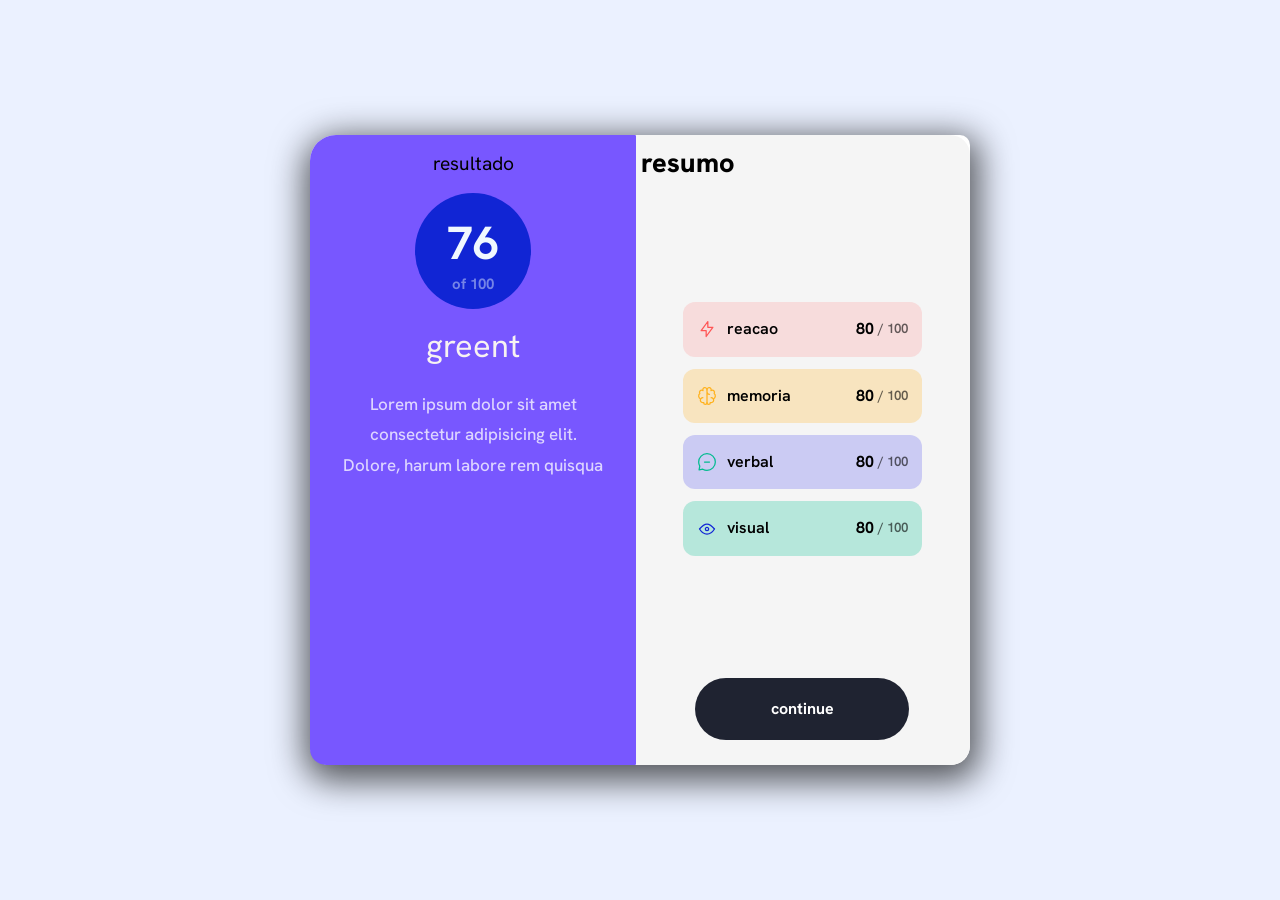
<file: index.html>
<!doctype html>
<html lang="pt-BR">
  <head>
    <meta charset="UTF-8" />
    <meta name="viewport" content="width=device-width, initial-scale=1.0" />
    <meta http-equiv="refresh" content="0; url=./html-css/index.html" />
    <title>Results Summary Component</title>
    <style>
      body {
        margin: 0;
        min-height: 100vh;
        display: grid;
        place-items: center;
        font-family: Arial, sans-serif;
        background: #f3f6ff;
        color: #1f2a37;
      }

      p {
        margin: 0;
        font-size: 1rem;
      }
    </style>
  </head>
  <body>
    <p>Redirecionando para a página principal...</p>
  </body>
</html>
</file>
<file: html-css/style.css>
@charset "UTF-8";

@import url("https://fonts.googleapis.com/css2?family=Gruppo&family=Hanken+Grotesk:ital,wght@0,100..900;1,100..900&family=Inter:ital,opsz,wght@0,14..32,100..900;1,14..32,100..900&family=Oswald:wght@200..700&display=swap");

:root {
  /*PRIMEIRAS CORES*/
  --Light-red: hsla(0, 100%, 67%, 0.161);
  --Orangey-yellow: hsla(39, 100%, 56%, 0.25);
  --Green-teal: hsla(166, 100%, 37%, 0.257);
  --Cobalt-blue: hsl(234, 85%, 45%);

  /*SEGUNDA CORES ##Gradients*/
  --Light-slate-blue: hsl(252, 100%, 67%);
  --Light-royal-blue: hsla(241, 81%, 54%, 0.209);
  --Violet-blue: (circle) hsla(256, 72%, 46%, 1);
  --Persian-blue: (circle) hsla(241, 72%, 46%, 0.108);

  /*TERCEIRA COR ### Neutral*/
  --White: hsl(0, 0%, 100%);
  --Pale-blue: hsl(221, 100%, 96%);
  --Light-lavender: hsl(241, 100%, 89%);
  --Dark-gray-blue: hsl(224, 30%, 27%);
  --sombra: 2px 9px 34px 7px rgba(0, 0, 0, 0.651);
  /*TERCEIRA COR ### Neutral*/
  --fonte: "Hanken Grotesk", sans-serif;
}

* {
  padding: 0;
  margin: 0;
}

html {
  box-sizing: border-box;
}

body {
  display: flex;
  justify-content: center;
  align-items: center;
  min-height: 100vh;
  font-family: var(--fonte);
  background: var(--Pale-blue);
  line-height: 1.9em;
}

main {
  background: var(--White);
  border-radius: 26px 10px 19px 19px;
  box-shadow: var(--sombra);
}

main,
#conteiner {
  min-height: 70vh;
  min-width: 10vh;
}

#conteiner {
  display: flex;
  gap: 0px;
}

.card-conteiner-azul {
  background: var(--Light-slate-blue);
  padding: 14px 15px 15px 15px;
  text-align: center;
  border-radius: 26px 1px 1px 16px;
  font-size: 1.2em;
}

.circulo,
.descreption,
.info {
  margin-bottom: 27px;
  font-family: var(--fonte);
}

.circulo {
  padding: 14px;
}

.circulo1 {
  display: flex;
  justify-content: center;
  align-items: center;
  background: var(--Cobalt-blue);
  border-radius: 990px;
  aspect-ratio: 1/1;
  overflow: hidden;
  object-fit: cover;
  margin-left: 76px;
  margin-right: 76px;
  padding: 32px;
}

.numero {
  font-size: 2.9rem;
  font-weight: bold;
  color: aliceblue;
  position: relative;
  top: 12px;
}
.numero2 {
  font-size: 15px;
}

.numero2 {
  color: rgba(240, 248, 255, 0.452);
}

.info {
  margin-top: 22px;
}

.info {
  color: #f7f2f2;
  font-size: 1.7em;
}

.descreption {
  color: rgba(254, 254, 255, 0.755);
}

.descreption {
  font-weight: 500;
  font-size: 17px;
}

/* agora e card branco */

.card-conteiner-branco {
  display: flex;
  flex-direction: column;
  justify-content: space-between;
  align-items: stretch;
  padding: 25px 80px 25px;
  gap: 12px;
  background: #f5f5f5;
  border-radius: 0 20px 20px 0;
}

.card-conteiner-branco > p:first-child {
  align-self: flex-start;
  font-size: 1.7rem;
  font-weight: 800;
}

.conteiner-cards {
  display: flex;
  flex-direction: column;
  gap: 12px;
  width: 121%;
  position: relative;
  right: 33px;
}

.resumo {
    position: relative;
    right: 75px;
    bottom: 12px;
}

.vermelho {
  display: flex;
  justify-content: space-between;
  align-items: center;
  width: 100%;
  padding: 12px 14px;
  border-radius: 12px;
  background: var(--Light-red);
}
.laranja {
  display: flex;
  justify-content: space-between;
  align-items: center;
  width: 100%;
  padding: 12px 14px;
  border-radius: 12px;
  background: var(--Orangey-yellow);
}
.azul {
  display: flex;
  justify-content: space-between;
  align-items: center;
  width: 100%;
  padding: 12px 14px;
  border-radius: 12px;
  background: var(--Light-royal-blue);
}
.verde {
  display: flex;
  justify-content: space-between;
  align-items: center;
  width: 100%;
  padding: 12px 14px;
  border-radius: 12px;
  background: var(--Green-teal);
}
.amarelo {
  display: flex;
  justify-content: space-between;
  align-items: center;
  width: 100%;
  padding: 12px 14px;
  border-radius: 12px;
  background: var(--Green-teal);
}

.amarelo:hover,
.laranja:hover,
.verde:hover,
.vermelho:hover,
.azul:hover {
    transform: translateY(-6px);
    transition: .7s;
}

.grupos {
  display: flex;
  align-items: center;
  gap: 10px;
}

.grupos p {
  font-size: 1rem;
  font-weight: 600;
}

.pontuaçao {
  display: flex;
  align-items: center;
  gap: 4px;
  font-weight: 700;
}

.pontuaçao small {
  opacity: 0.6;
  font-weight: 600;
}

.bnt {
  width: 100%;
  text-align: center;
  padding: 16px 20px;
  border-radius: 999px;
  background: #1f2331;
  color: white;
  font-weight: 700;
  margin-top: 10px;
  position: relative;
  right: 21px;
transition: .5s;
}

.bnt:hover {
    transform: scale(1.1);
}
</file>
<file: html-css/mobile.css>
@charset "UTF-8";

@media (max-width: 768px) {

body {
    padding: 0;
}

  main {
    width: 130%;
  }

  #conteiner {
    flex-direction: column;
  }

  .card-conteiner-azul {
    border-radius: 0 0 35px 35px;
    padding: 24px 18px 16px;
  }

  .circulo1 {
    width: 180px;
    height: 180px;
    margin: 0 auto 18px;
    padding: 0;
  }

  .card-conteiner-branco {
    border-radius: 0 0 24px 24px;
    padding: 24px 18px;
  }

  .resumo {
    position: static;
    margin-bottom: 8px;
  }

  .conteiner-cards {
    width: 90%;
    position: static;
    right: 0;
  }

  .bnt {
    position: static;
    width: 100%;
    box-sizing: border-box;
  }
}
</file>
